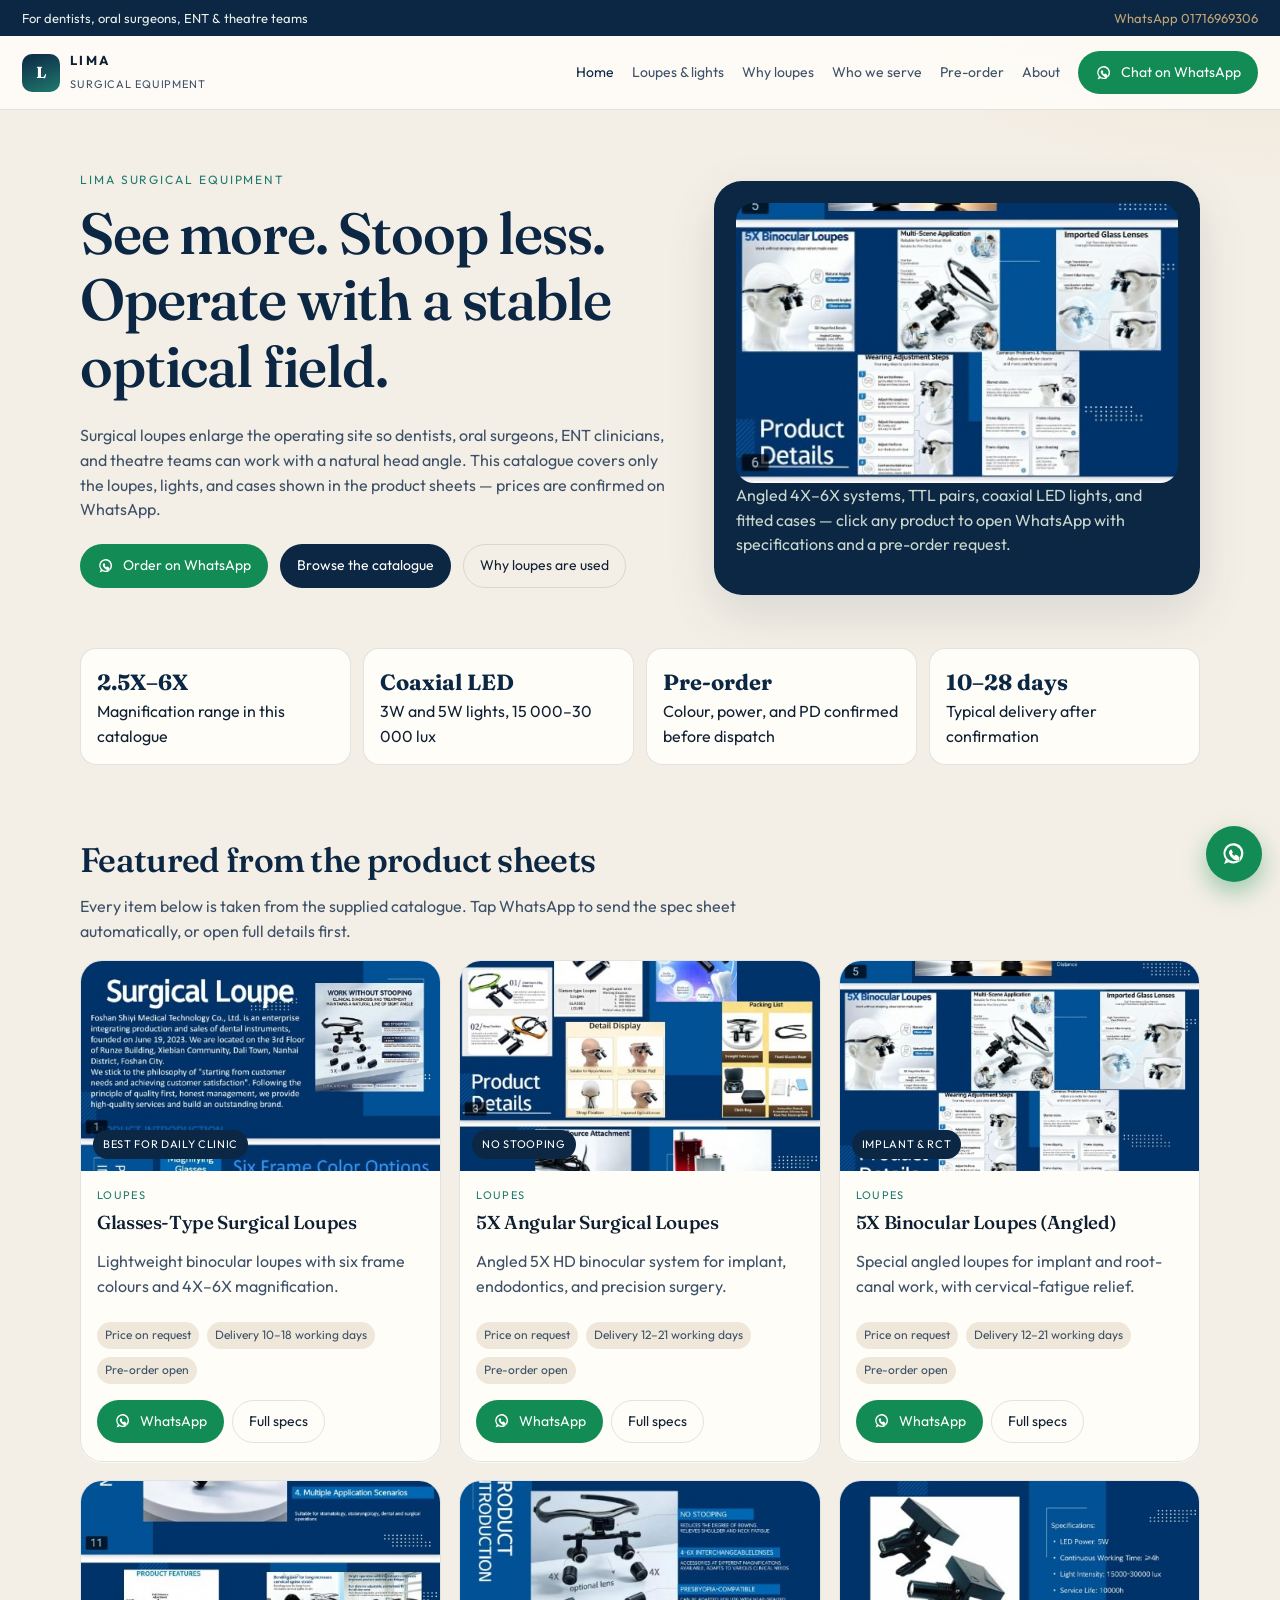
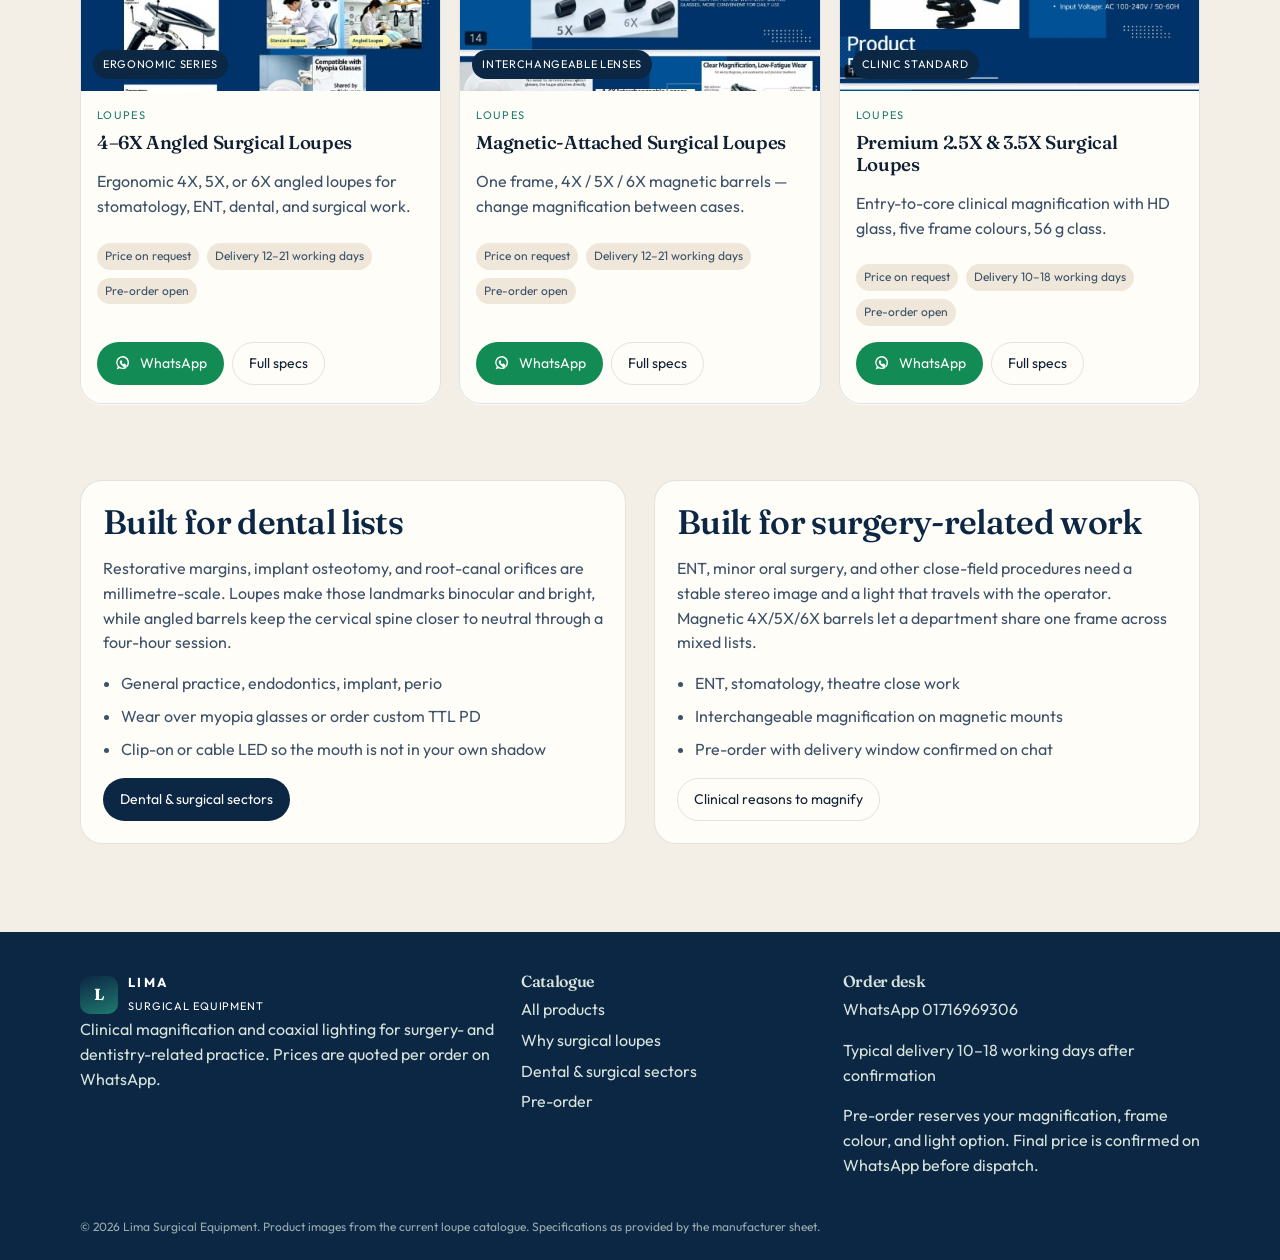
<file: index.html>
<!DOCTYPE html>
<html lang="en">
<head>
  <meta charset="UTF-8">
  <meta name="viewport" content="width=device-width, initial-scale=1">
  <title>Lima Surgical Equipment · Surgical loupes for dentistry & surgery</title>
  <meta name="description" content="Lima Surgical Equipment supplies surgical loupes, angled binocular systems, and LED loupe lights for dentists, oral surgeons, ENT, and theatre teams. Inquire and pre-order on WhatsApp.">
  <link rel="preconnect" href="https://fonts.googleapis.com">
  <link rel="preconnect" href="https://fonts.gstatic.com" crossorigin>
  <link href="https://fonts.googleapis.com/css2?family=Fraunces:opsz,wght@9..144,500;9..144,640&family=Outfit:wght@400;500;600&display=swap" rel="stylesheet">
  <link rel="stylesheet" href="css/styles.css">
</head>
<body data-page="home">
  <script src="js/config.js"></script>
  <script src="js/products.js"></script>
  <script src="js/app.js"></script>
  <script>
    LimaUI.mountShell("home");
    document.getElementById("app-main").innerHTML = `
      <div class="wrap">
        <section class="hero">
          <div>
            <span class="eyebrow">Lima Surgical Equipment</span>
            <h1>See more. Stoop less. Operate with a stable optical field.</h1>
            <p class="lead">Surgical loupes enlarge the operating site so dentists, oral surgeons, ENT clinicians, and theatre teams can work with a natural head angle. This catalogue covers only the loupes, lights, and cases shown in the product sheets — prices are confirmed on WhatsApp.</p>
            <div class="hero-actions">
              <a class="btn btn-wa" href="${LimaUI.waUrl("Hello Lima Surgical Equipment, I want to choose a surgical loupe.")}">${LimaUI.iconWa()} Order on WhatsApp</a>
              <a class="btn btn-dark" href="products.html">Browse the catalogue</a>
              <a class="btn btn-ghost" href="why-loupes.html">Why loupes are used</a>
            </div>
          </div>
          <div class="hero-panel">
            <img src="images/products/5x-binocular.jpg" alt="Angled surgical loupes">
            <p>Angled 4X–6X systems, TTL pairs, coaxial LED lights, and fitted cases — click any product to open WhatsApp with specifications and a pre-order request.</p>
          </div>
        </section>
        <div class="stats">
          <div class="stat"><b>2.5X–6X</b> Magnification range in this catalogue</div>
          <div class="stat"><b>Coaxial LED</b> 3W and 5W lights, 15 000–30 000 lux</div>
          <div class="stat"><b>Pre-order</b> Colour, power, and PD confirmed before dispatch</div>
          <div class="stat"><b>10–28 days</b> Typical delivery after confirmation</div>
        </div>
      </div>
      <section class="section">
        <div class="wrap">
          <h2>Featured from the product sheets</h2>
          <p class="lead">Every item below is taken from the supplied catalogue. Tap WhatsApp to send the spec sheet automatically, or open full details first.</p>
          <div class="grid" id="home-grid"></div>
        </div>
      </section>
      <section class="section">
        <div class="wrap split">
          <div class="panel">
            <h2>Built for dental lists</h2>
            <p>Restorative margins, implant osteotomy, and root-canal orifices are millimetre-scale. Loupes make those landmarks binocular and bright, while angled barrels keep the cervical spine closer to neutral through a four-hour session.</p>
            <ul class="ticks">
              <li>General practice, endodontics, implant, perio</li>
              <li>Wear over myopia glasses or order custom TTL PD</li>
              <li>Clip-on or cable LED so the mouth is not in your own shadow</li>
            </ul>
            <a class="btn btn-dark" href="sectors.html">Dental & surgical sectors</a>
          </div>
          <div class="panel">
            <h2>Built for surgery-related work</h2>
            <p>ENT, minor oral surgery, and other close-field procedures need a stable stereo image and a light that travels with the operator. Magnetic 4X/5X/6X barrels let a department share one frame across mixed lists.</p>
            <ul class="ticks">
              <li>ENT, stomatology, theatre close work</li>
              <li>Interchangeable magnification on magnetic mounts</li>
              <li>Pre-order with delivery window confirmed on chat</li>
            </ul>
            <a class="btn btn-ghost" href="why-loupes.html">Clinical reasons to magnify</a>
          </div>
        </div>
      </section>
    `;
    LimaUI.renderCards(LIMA_PRODUCTS.slice(0, 6), document.getElementById("home-grid"));
  </script>
</body>
</html>
</file>
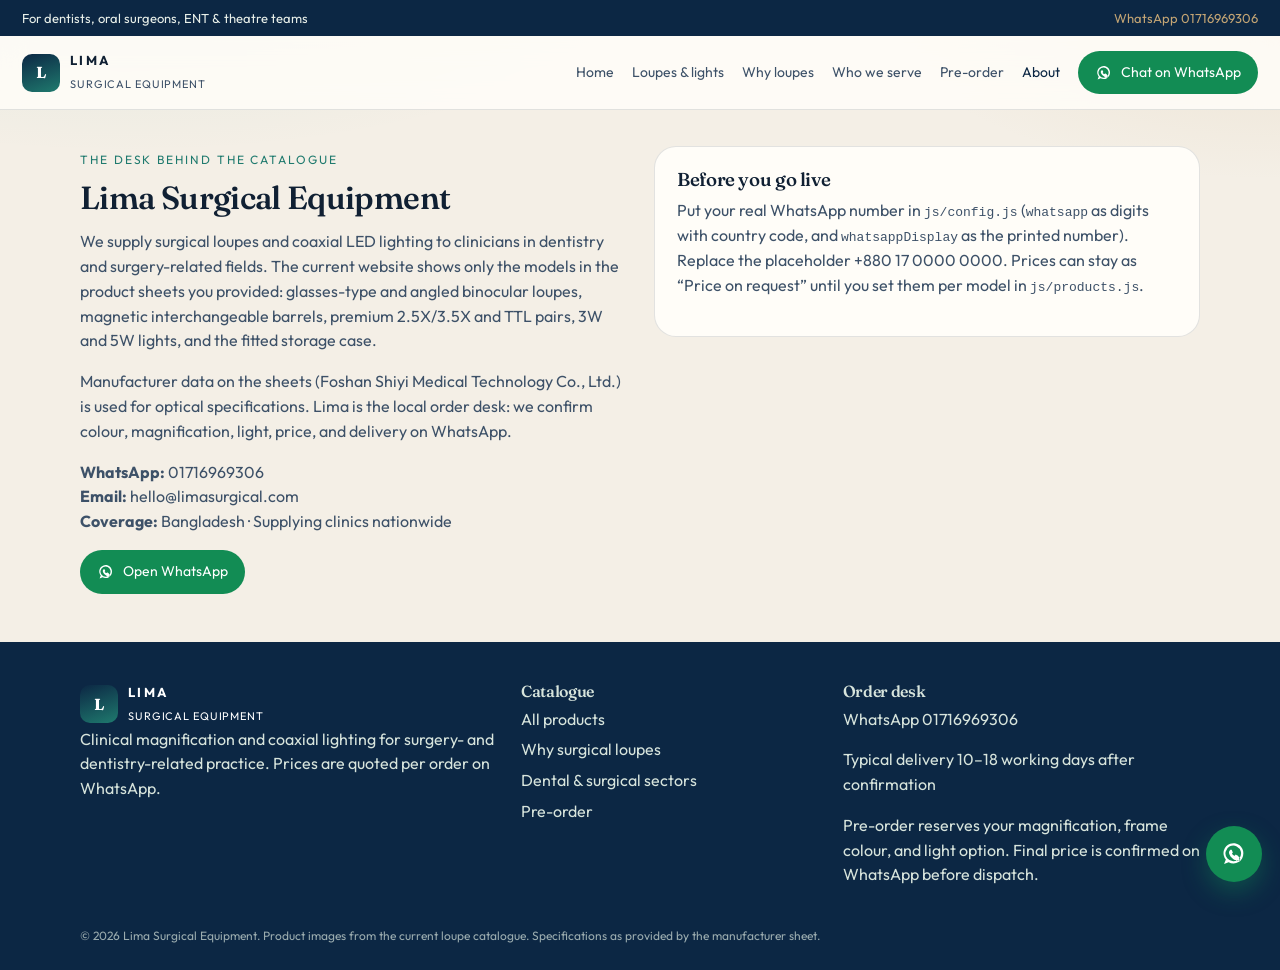
<file: about.html>
<!DOCTYPE html>
<html lang="en">
<head>
  <meta charset="UTF-8">
  <meta name="viewport" content="width=device-width, initial-scale=1">
  <title>About · Lima Surgical Equipment</title>
  <link rel="preconnect" href="https://fonts.googleapis.com">
  <link rel="preconnect" href="https://fonts.gstatic.com" crossorigin>
  <link href="https://fonts.googleapis.com/css2?family=Fraunces:opsz,wght@9..144,500;9..144,640&family=Outfit:wght@400;500;600&display=swap" rel="stylesheet">
  <link rel="stylesheet" href="css/styles.css">
</head>
<body>
  <script src="js/config.js"></script>
  <script src="js/products.js"></script>
  <script src="js/app.js"></script>
  <script>
    LimaUI.mountShell("about");
    document.getElementById("app-main").innerHTML = `
      <div class="wrap page-head split">
        <div>
          <span class="eyebrow">The desk behind the catalogue</span>
          <h1>Lima Surgical Equipment</h1>
          <p>We supply surgical loupes and coaxial LED lighting to clinicians in dentistry and surgery-related fields. The current website shows only the models in the product sheets you provided: glasses-type and angled binocular loupes, magnetic interchangeable barrels, premium 2.5X/3.5X and TTL pairs, 3W and 5W lights, and the fitted storage case.</p>
          <p>Manufacturer data on the sheets (Foshan Shiyi Medical Technology Co., Ltd.) is used for optical specifications. Lima is the local order desk: we confirm colour, magnification, light, price, and delivery on WhatsApp.</p>
          <p><strong>WhatsApp:</strong> ${LIMA.whatsappDisplay}<br>
          <strong>Email:</strong> ${LIMA.email}<br>
          <strong>Coverage:</strong> ${LIMA.location}</p>
          <a class="btn btn-wa" href="${LimaUI.waUrl("Hello Lima Surgical Equipment, I would like to speak with you about loupes.")}">${LimaUI.iconWa()} Open WhatsApp</a>
        </div>
        <div class="panel">
          <h3>Before you go live</h3>
          <p>Put your real WhatsApp number in <code>js/config.js</code> (<code>whatsapp</code> as digits with country code, and <code>whatsappDisplay</code> as the printed number). Replace the placeholder +880 17 0000 0000. Prices can stay as “Price on request” until you set them per model in <code>js/products.js</code>.</p>
        </div>
      </div>
    `;
  </script>
</body>
</html>
</file>
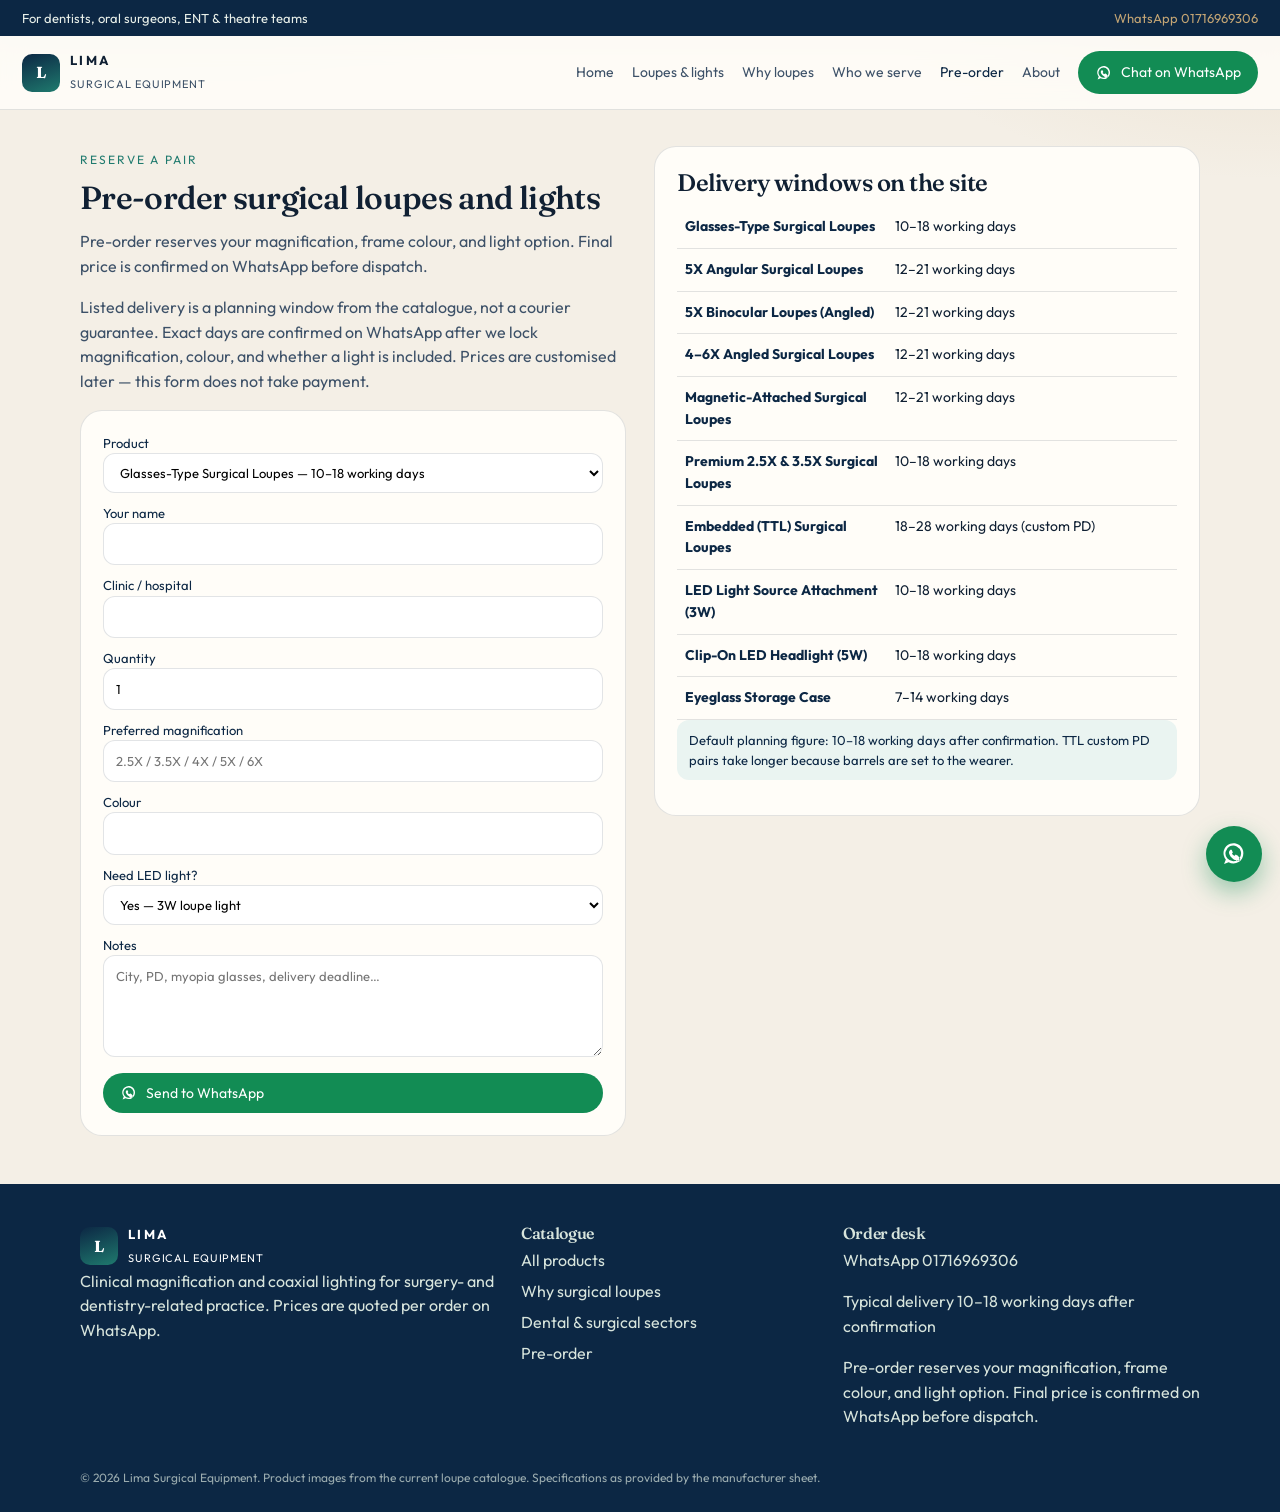
<file: preorder.html>
<!DOCTYPE html>
<html lang="en">
<head>
  <meta charset="UTF-8">
  <meta name="viewport" content="width=device-width, initial-scale=1">
  <title>Pre-order · Lima Surgical Equipment</title>
  <link rel="preconnect" href="https://fonts.googleapis.com">
  <link rel="preconnect" href="https://fonts.gstatic.com" crossorigin>
  <link href="https://fonts.googleapis.com/css2?family=Fraunces:opsz,wght@9..144,500;9..144,640&family=Outfit:wght@400;500;600&display=swap" rel="stylesheet">
  <link rel="stylesheet" href="css/styles.css">
</head>
<body>
  <script src="js/config.js"></script>
  <script src="js/products.js"></script>
  <script src="js/app.js"></script>
  <script>
    LimaUI.mountShell("preorder");
    const opts = LIMA_PRODUCTS.map((p) => `<option value="${p.id}">${p.name} — ${p.delivery}</option>`).join("");
    document.getElementById("app-main").innerHTML = `
      <div class="wrap page-head split">
        <div>
          <span class="eyebrow">Reserve a pair</span>
          <h1>Pre-order surgical loupes and lights</h1>
          <p class="lead">${LIMA.preorderNote}</p>
          <p>Listed delivery is a planning window from the catalogue, not a courier guarantee. Exact days are confirmed on WhatsApp after we lock magnification, colour, and whether a light is included. Prices are customised later — this form does not take payment.</p>
          <form class="form panel" id="bulk-form">
            <label>Product<select name="id">${opts}</select></label>
            <label>Your name<input name="name" required></label>
            <label>Clinic / hospital<input name="clinic"></label>
            <label>Quantity<input name="qty" type="number" min="1" value="1"></label>
            <label>Preferred magnification<input name="mag" placeholder="2.5X / 3.5X / 4X / 5X / 6X"></label>
            <label>Colour<input name="color"></label>
            <label>Need LED light?<select name="light"><option>Yes — 3W loupe light</option><option>Yes — 5W clip lamp</option><option>No light</option></select></label>
            <label>Notes<textarea name="notes" rows="4" placeholder="City, PD, myopia glasses, delivery deadline…"></textarea></label>
            <button class="btn btn-wa" type="submit">${LimaUI.iconWa()} Send to WhatsApp</button>
          </form>
        </div>
        <div class="panel">
          <h2>Delivery windows on the site</h2>
          <table class="spec-table">
            ${LIMA_PRODUCTS.map((p) => `<tr><th>${p.name}</th><td>${p.delivery}</td></tr>`).join("")}
          </table>
          <p class="note">Default planning figure: ${LIMA.deliveryDefault}. TTL custom PD pairs take longer because barrels are set to the wearer.</p>
        </div>
      </div>
    `;
    document.getElementById("bulk-form").addEventListener("submit", (e) => {
      e.preventDefault();
      const fd = new FormData(e.target);
      const p = LimaUI.byId(fd.get("id"));
      const extra = [
        `Pre-order from website form`,
        `Name: ${fd.get("name")}`,
        `Clinic: ${fd.get("clinic") || "—"}`,
        `Quantity: ${fd.get("qty")}`,
        `Preferred magnification: ${fd.get("mag") || "—"}`,
        `Colour: ${fd.get("color") || "—"}`,
        `Light: ${fd.get("light")}`,
        `Notes: ${fd.get("notes") || "—"}`,
      ].join("\n");
      location.href = LimaUI.waUrl(LimaUI.productMessage(p, extra));
    });
  </script>
</body>
</html>
</file>
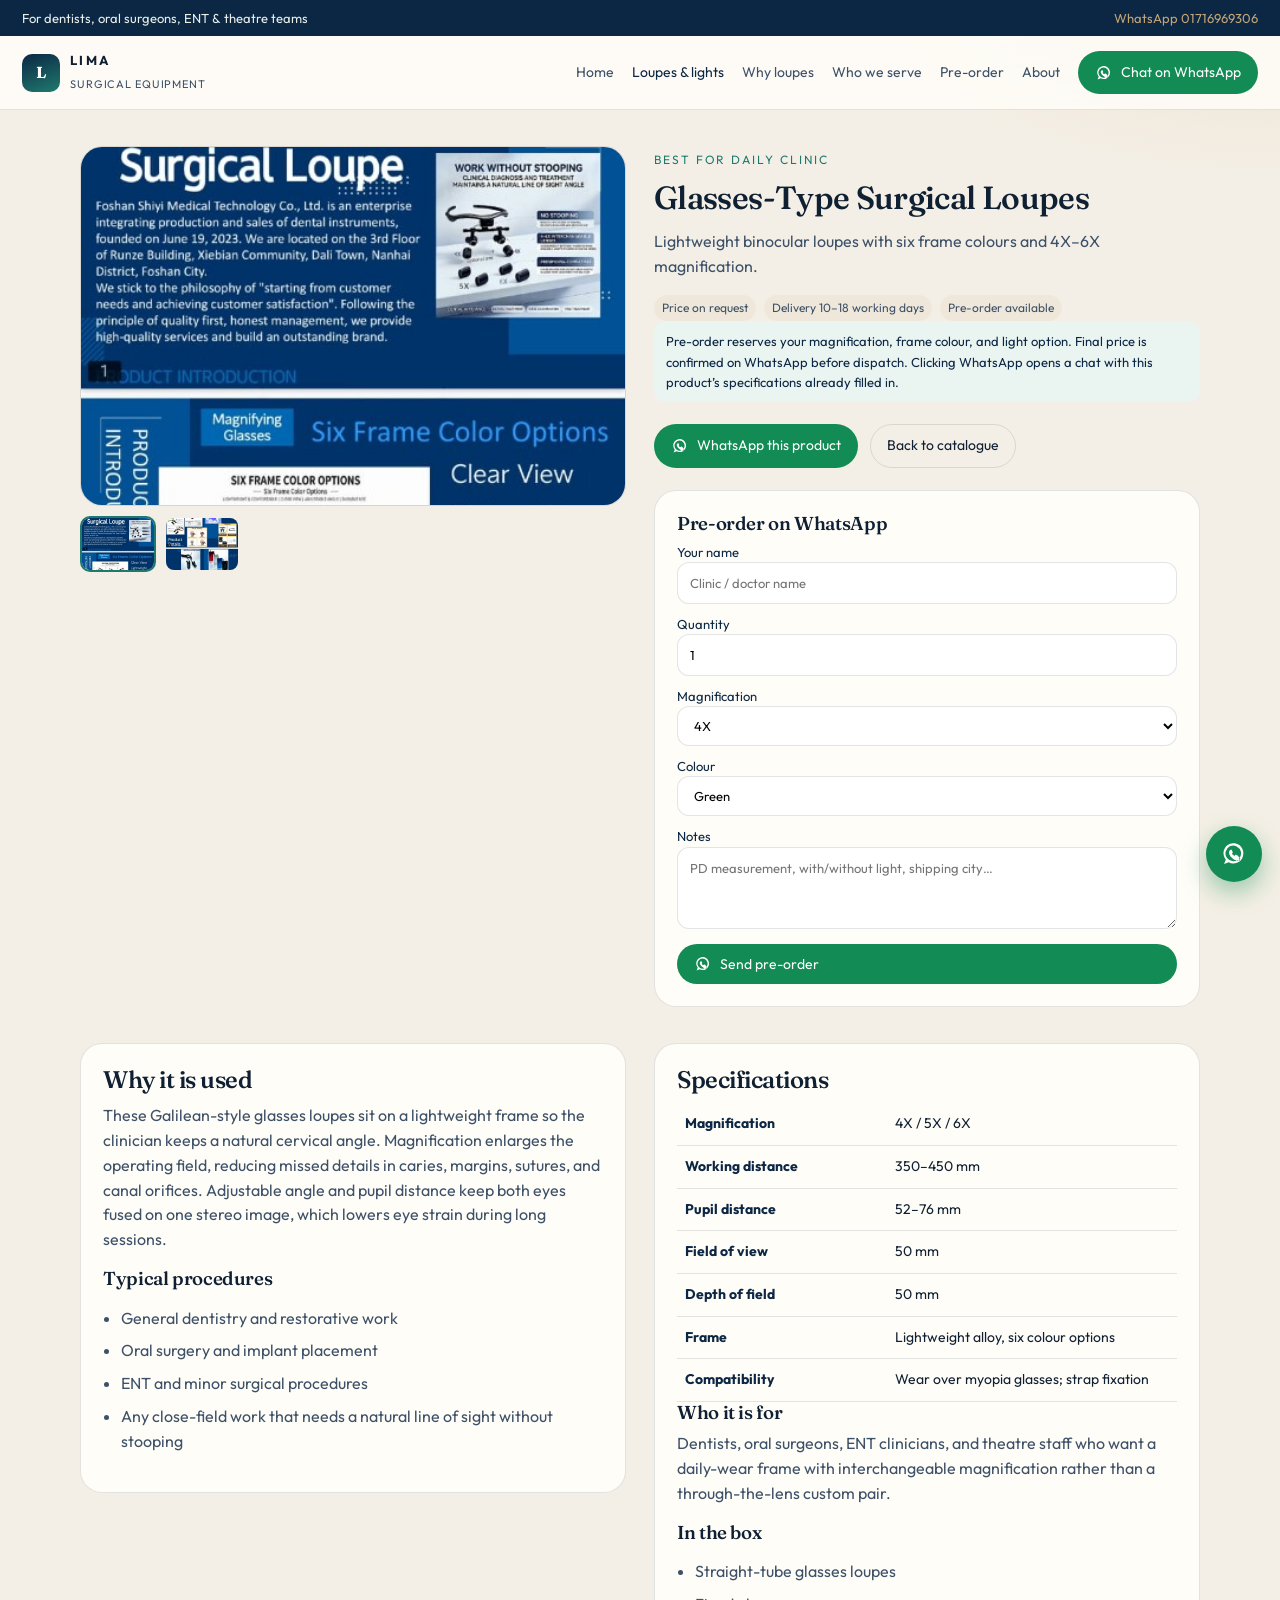
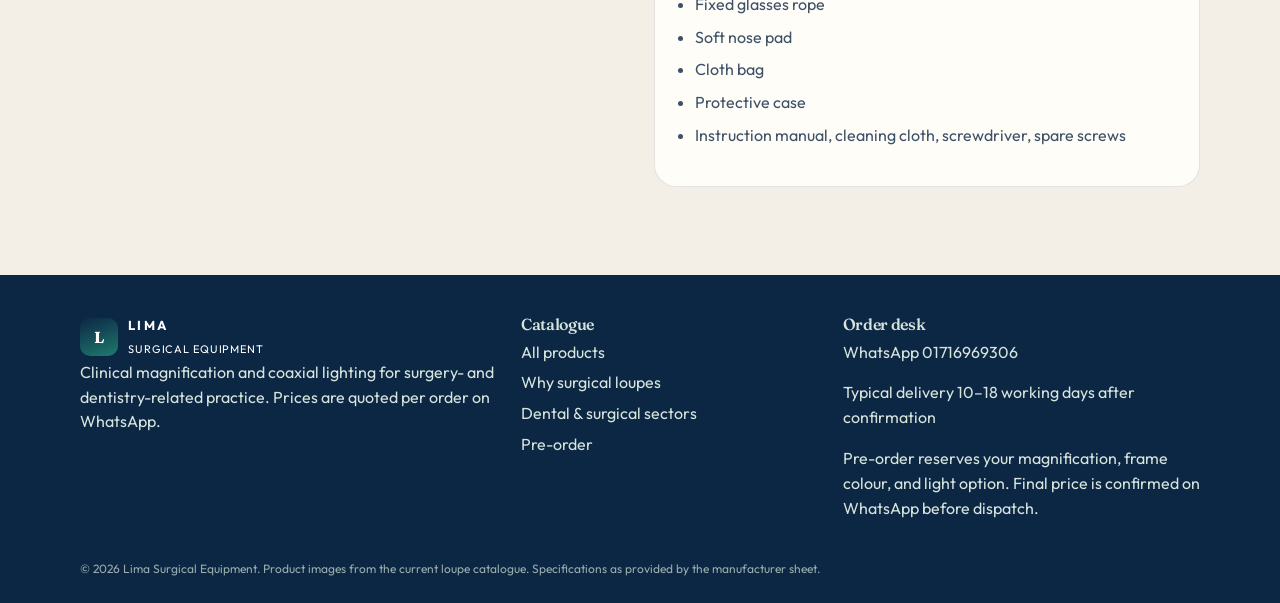
<file: product.html>
<!DOCTYPE html>
<html lang="en">
<head>
  <meta charset="UTF-8">
  <meta name="viewport" content="width=device-width, initial-scale=1">
  <title>Product · Lima Surgical Equipment</title>
  <link rel="preconnect" href="https://fonts.googleapis.com">
  <link rel="preconnect" href="https://fonts.gstatic.com" crossorigin>
  <link href="https://fonts.googleapis.com/css2?family=Fraunces:opsz,wght@9..144,500;9..144,640&family=Outfit:wght@400;500;600&display=swap" rel="stylesheet">
  <link rel="stylesheet" href="css/styles.css">
</head>
<body>
  <script src="js/config.js"></script>
  <script src="js/products.js"></script>
  <script src="js/app.js"></script>
  <script>
    LimaUI.mountShell("products");
    const p = LimaUI.byId(LimaUI.qs("id")) || LIMA_PRODUCTS[0];
    document.title = p.name + " · Lima Surgical Equipment";
    const specRows = Object.entries(p.specs).map(([k, v]) => `<tr><th>${k}</th><td>${v}</td></tr>`).join("");
    const magOpts = (p.magnifications.length ? p.magnifications : ["Not applicable"]).map((m) => `<option>${m}</option>`).join("");
    const colorOpts = p.colors.map((c) => `<option>${c}</option>`).join("");
    document.getElementById("app-main").innerHTML = `
      <div class="wrap pdp">
        <div class="pdp-gallery">
          <img id="hero-img" src="${p.image}" alt="${p.name}">
          <div class="thumbs">${p.gallery.map((src, i) => `<img class="${i === 0 ? "is-on" : ""}" src="${src}" alt="">`).join("")}</div>
        </div>
        <div>
          <span class="eyebrow">${p.badge}</span>
          <h1>${p.name}</h1>
          <p>${p.short}</p>
          <ul class="meta">
            <li>${p.priceLabel}</li>
            <li>Delivery ${p.delivery}</li>
            <li>Pre-order ${p.preorder ? "available" : "closed"}</li>
          </ul>
          <p class="note">${LIMA.preorderNote} Clicking WhatsApp opens a chat with this product’s specifications already filled in.</p>
          <div class="hero-actions">
            <a class="btn btn-wa" id="wa-direct" href="#">${LimaUI.iconWa()} WhatsApp this product</a>
            <a class="btn btn-ghost" href="products.html">Back to catalogue</a>
          </div>
          <div class="panel" style="margin-top:18px">
            <h3>Pre-order on WhatsApp</h3>
            <form class="form" id="pre-form">
              <label>Your name<input name="name" required placeholder="Clinic / doctor name"></label>
              <label>Quantity<input name="qty" type="number" min="1" value="1"></label>
              <label>Magnification<select name="mag">${magOpts}</select></label>
              <label>Colour<select name="color">${colorOpts}</select></label>
              <label>Notes<textarea name="notes" rows="3" placeholder="PD measurement, with/without light, shipping city…"></textarea></label>
              <button class="btn btn-wa" type="submit">${LimaUI.iconWa()} Send pre-order</button>
            </form>
          </div>
        </div>
      </div>
      <div class="wrap split" style="padding-bottom:48px">
        <div class="panel">
          <h2>Why it is used</h2>
          <p>${p.why}</p>
          <h3>Typical procedures</h3>
          <ul class="ticks">${p.usedFor.map((x) => `<li>${x}</li>`).join("")}</ul>
        </div>
        <div class="panel">
          <h2>Specifications</h2>
          <table class="spec-table">${specRows}</table>
          <h3>Who it is for</h3>
          <p>${p.forWhom}</p>
          <h3>In the box</h3>
          <ul class="ticks">${p.packing.map((x) => `<li>${x}</li>`).join("")}</ul>
        </div>
      </div>
    `;
    document.getElementById("wa-direct").href = LimaUI.waUrl(LimaUI.productMessage(p));
    document.querySelectorAll(".thumbs img").forEach((img) => {
      img.addEventListener("click", () => {
        document.querySelectorAll(".thumbs img").forEach((t) => t.classList.remove("is-on"));
        img.classList.add("is-on");
        document.getElementById("hero-img").src = img.src;
      });
    });
    document.getElementById("pre-form").addEventListener("submit", (e) => {
      e.preventDefault();
      const fd = new FormData(e.target);
      const extra = [
        `Pre-order request`,
        `Name: ${fd.get("name")}`,
        `Quantity: ${fd.get("qty")}`,
        `Magnification: ${fd.get("mag")}`,
        `Colour: ${fd.get("color")}`,
        `Notes: ${fd.get("notes") || "—"}`,
      ].join("\n");
      location.href = LimaUI.waUrl(LimaUI.productMessage(p, extra));
    });
  </script>
</body>
</html>
</file>
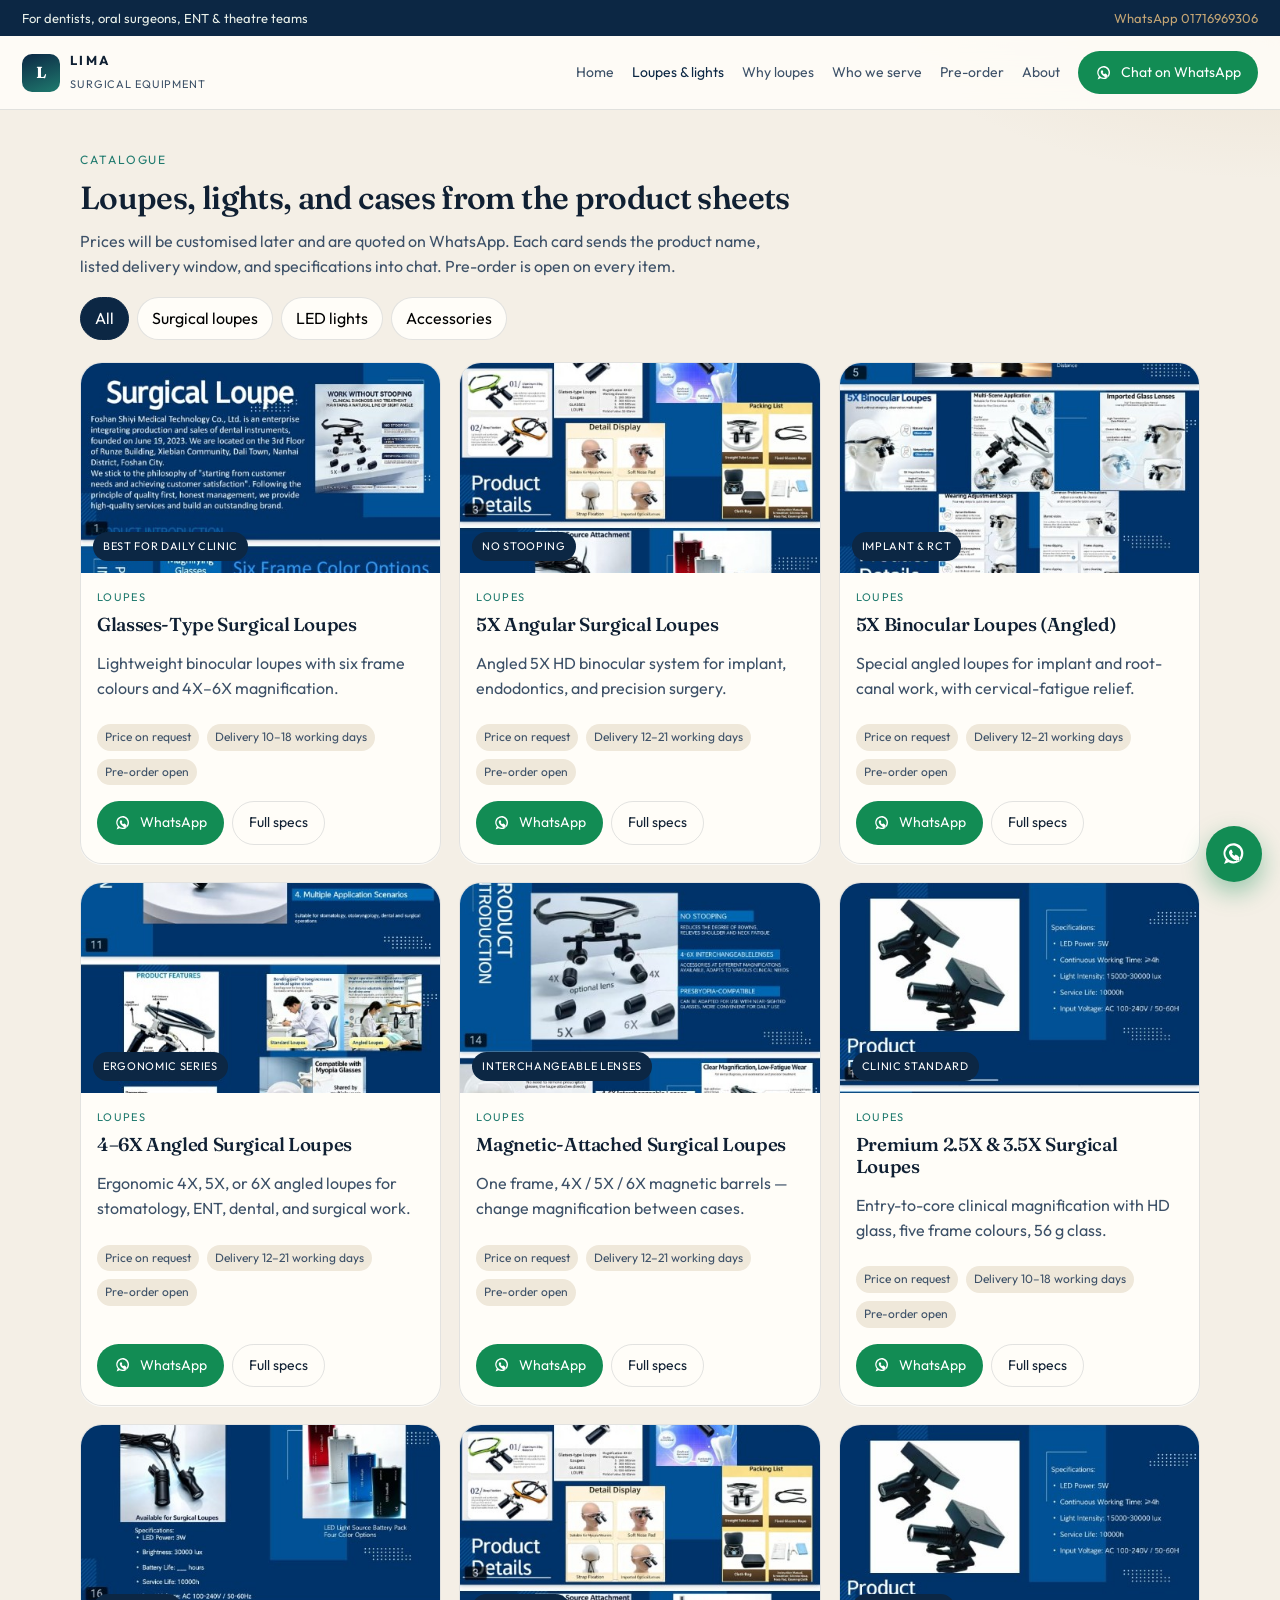
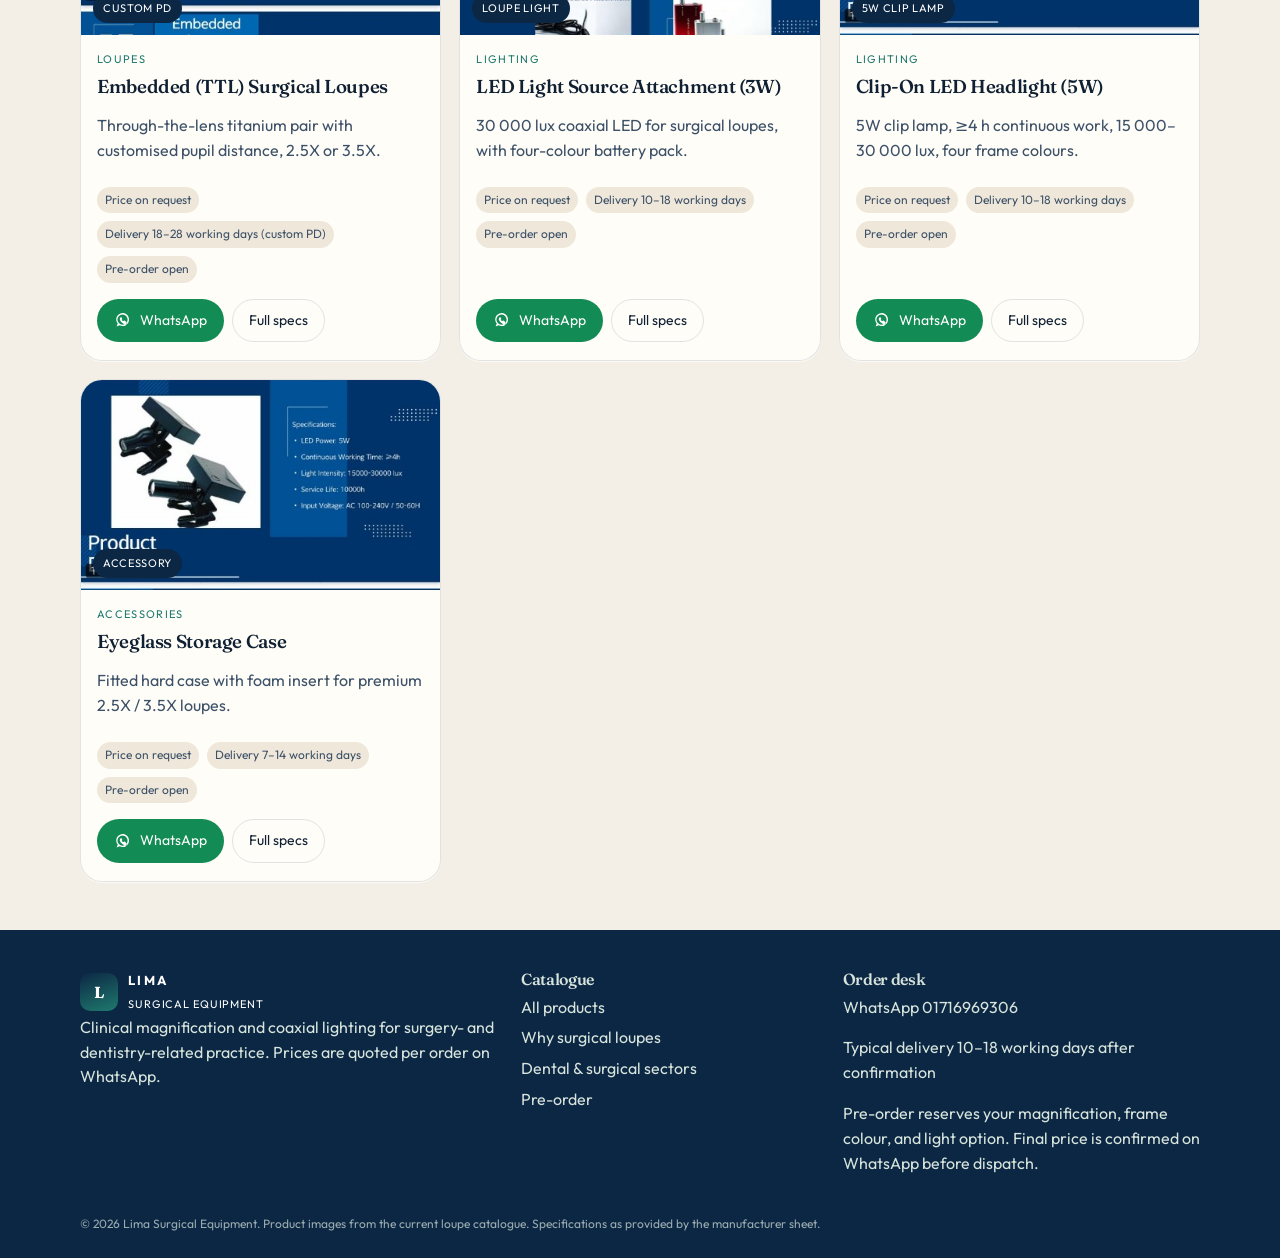
<file: products.html>
<!DOCTYPE html>
<html lang="en">
<head>
  <meta charset="UTF-8">
  <meta name="viewport" content="width=device-width, initial-scale=1">
  <title>Catalogue · Lima Surgical Equipment</title>
  <link rel="preconnect" href="https://fonts.googleapis.com">
  <link rel="preconnect" href="https://fonts.gstatic.com" crossorigin>
  <link href="https://fonts.googleapis.com/css2?family=Fraunces:opsz,wght@9..144,500;9..144,640&family=Outfit:wght@400;500;600&display=swap" rel="stylesheet">
  <link rel="stylesheet" href="css/styles.css">
</head>
<body>
  <script src="js/config.js"></script>
  <script src="js/products.js"></script>
  <script src="js/app.js"></script>
  <script>
    LimaUI.mountShell("products");
    document.getElementById("app-main").innerHTML = `
      <div class="wrap page-head">
        <span class="eyebrow">Catalogue</span>
        <h1>Loupes, lights, and cases from the product sheets</h1>
        <p class="lead">Prices will be customised later and are quoted on WhatsApp. Each card sends the product name, listed delivery window, and specifications into chat. Pre-order is open on every item.</p>
        <div class="filters">
          <button class="chip is-on" data-cat="all">All</button>
          <button class="chip" data-cat="loupes">Surgical loupes</button>
          <button class="chip" data-cat="lighting">LED lights</button>
          <button class="chip" data-cat="accessories">Accessories</button>
        </div>
        <div class="grid" id="cat-grid"></div>
      </div>
    `;
    const grid = document.getElementById("cat-grid");
    const draw = (cat) => {
      const list = cat === "all" ? LIMA_PRODUCTS : LIMA_PRODUCTS.filter((p) => p.category === cat);
      LimaUI.renderCards(list, grid);
    };
    draw("all");
    document.querySelectorAll(".chip").forEach((btn) => {
      btn.addEventListener("click", () => {
        document.querySelectorAll(".chip").forEach((b) => b.classList.remove("is-on"));
        btn.classList.add("is-on");
        draw(btn.dataset.cat);
      });
    });
  </script>
</body>
</html>
</file>
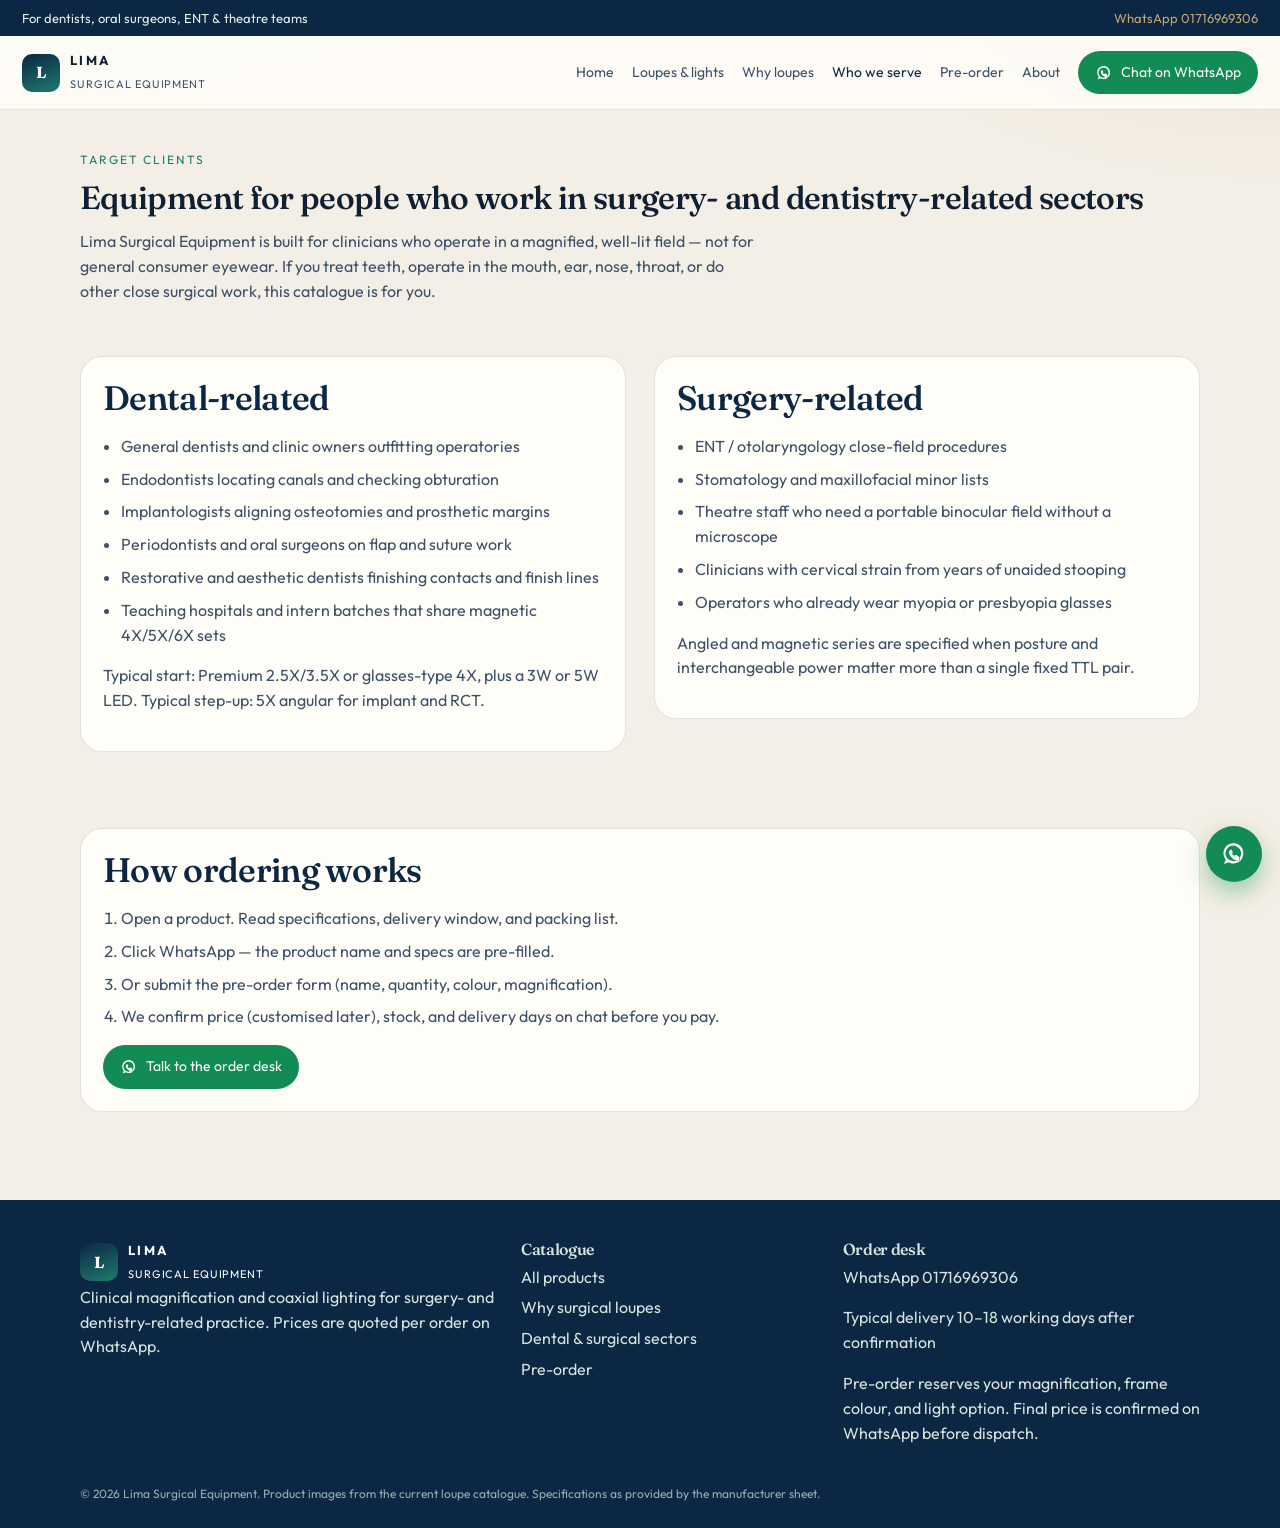
<file: sectors.html>
<!DOCTYPE html>
<html lang="en">
<head>
  <meta charset="UTF-8">
  <meta name="viewport" content="width=device-width, initial-scale=1">
  <title>Who we serve · Lima Surgical Equipment</title>
  <link rel="preconnect" href="https://fonts.googleapis.com">
  <link rel="preconnect" href="https://fonts.gstatic.com" crossorigin>
  <link href="https://fonts.googleapis.com/css2?family=Fraunces:opsz,wght@9..144,500;9..144,640&family=Outfit:wght@400;500;600&display=swap" rel="stylesheet">
  <link rel="stylesheet" href="css/styles.css">
</head>
<body>
  <script src="js/config.js"></script>
  <script src="js/products.js"></script>
  <script src="js/app.js"></script>
  <script>
    LimaUI.mountShell("sectors");
    document.getElementById("app-main").innerHTML = `
      <div class="wrap page-head">
        <span class="eyebrow">Target clients</span>
        <h1>Equipment for people who work in surgery- and dentistry-related sectors</h1>
        <p class="lead">Lima Surgical Equipment is built for clinicians who operate in a magnified, well-lit field — not for general consumer eyewear. If you treat teeth, operate in the mouth, ear, nose, throat, or do other close surgical work, this catalogue is for you.</p>
      </div>
      <section class="section">
        <div class="wrap split">
          <div class="panel">
            <h2>Dental-related</h2>
            <ul class="ticks">
              <li>General dentists and clinic owners outfitting operatories</li>
              <li>Endodontists locating canals and checking obturation</li>
              <li>Implantologists aligning osteotomies and prosthetic margins</li>
              <li>Periodontists and oral surgeons on flap and suture work</li>
              <li>Restorative and aesthetic dentists finishing contacts and finish lines</li>
              <li>Teaching hospitals and intern batches that share magnetic 4X/5X/6X sets</li>
            </ul>
            <p>Typical start: Premium 2.5X/3.5X or glasses-type 4X, plus a 3W or 5W LED. Typical step-up: 5X angular for implant and RCT.</p>
          </div>
          <div class="panel">
            <h2>Surgery-related</h2>
            <ul class="ticks">
              <li>ENT / otolaryngology close-field procedures</li>
              <li>Stomatology and maxillofacial minor lists</li>
              <li>Theatre staff who need a portable binocular field without a microscope</li>
              <li>Clinicians with cervical strain from years of unaided stooping</li>
              <li>Operators who already wear myopia or presbyopia glasses</li>
            </ul>
            <p>Angled and magnetic series are specified when posture and interchangeable power matter more than a single fixed TTL pair.</p>
          </div>
        </div>
      </section>
      <section class="section">
        <div class="wrap panel">
          <h2>How ordering works</h2>
          <ol class="ticks">
            <li>Open a product. Read specifications, delivery window, and packing list.</li>
            <li>Click WhatsApp — the product name and specs are pre-filled.</li>
            <li>Or submit the pre-order form (name, quantity, colour, magnification).</li>
            <li>We confirm price (customised later), stock, and delivery days on chat before you pay.</li>
          </ol>
          <a class="btn btn-wa" href="${LimaUI.waUrl("Hello Lima Surgical Equipment, I work in a dental / surgical clinic and need loupe advice.")}">${LimaUI.iconWa()} Talk to the order desk</a>
        </div>
      </section>
    `;
  </script>
</body>
</html>
</file>
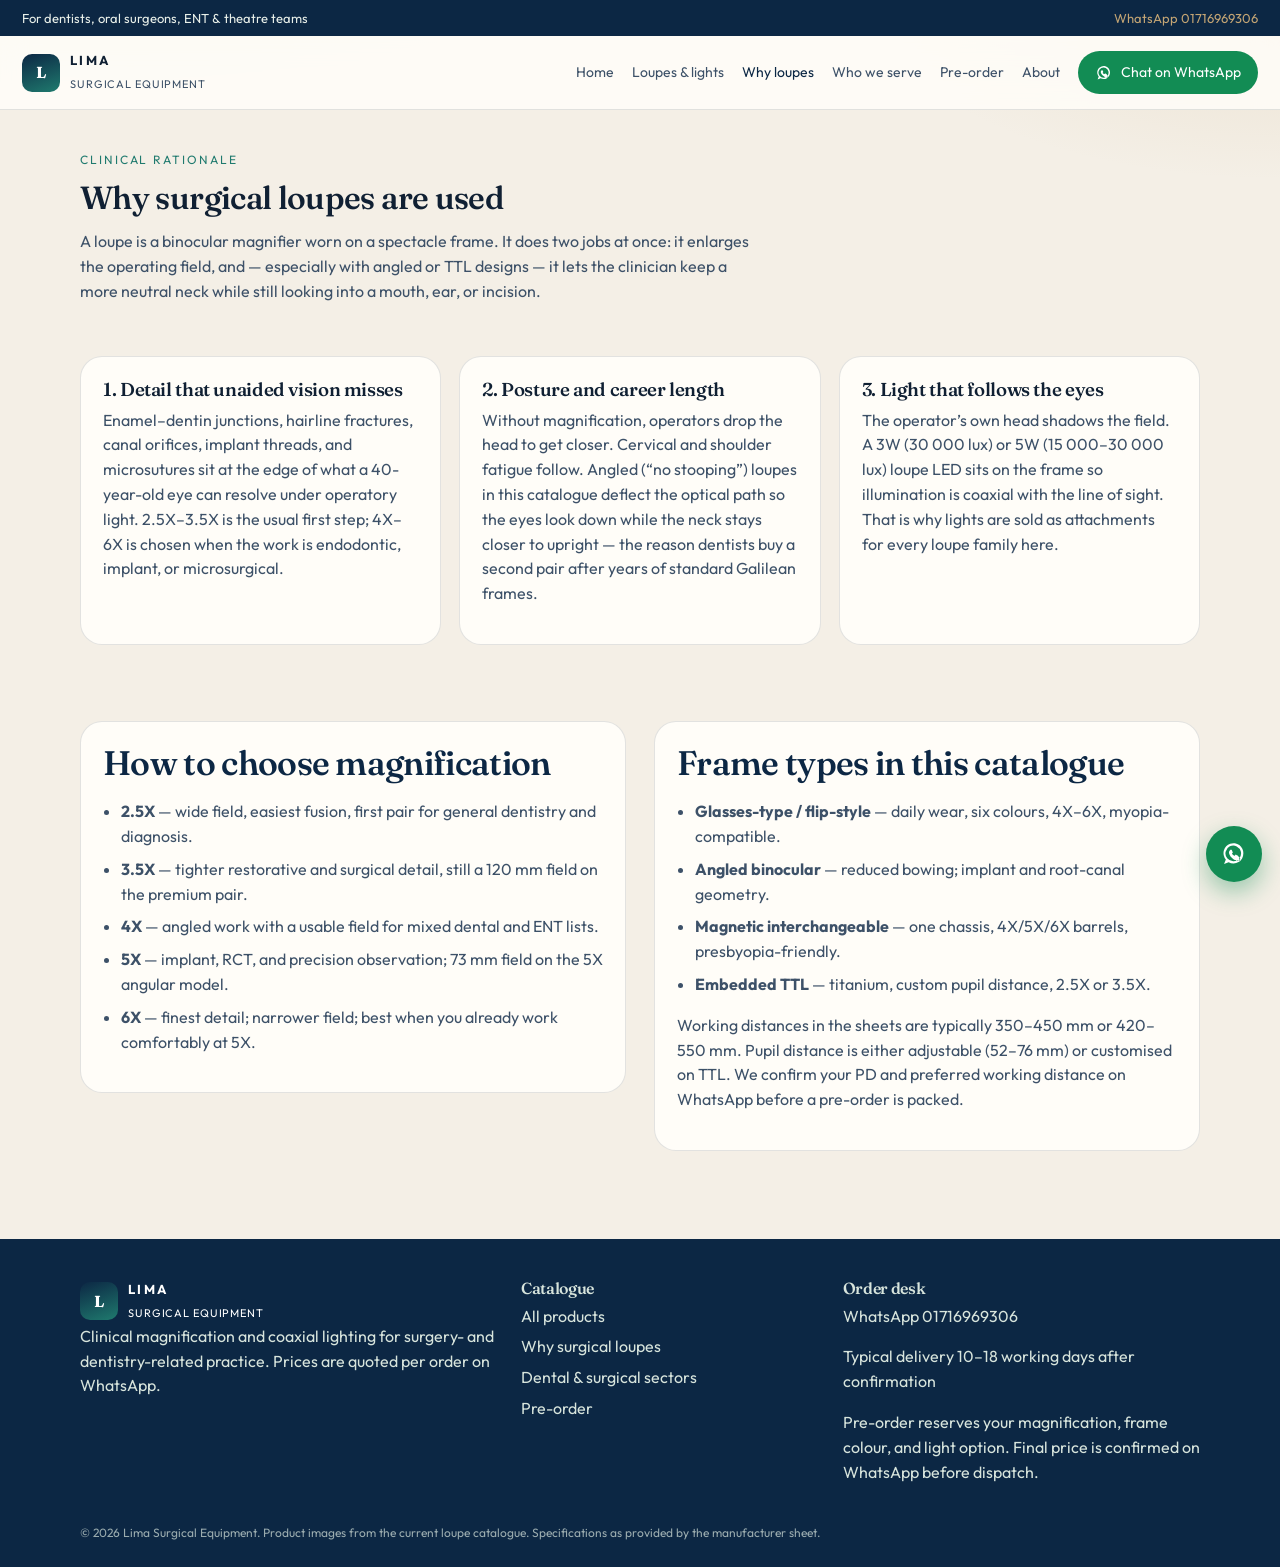
<file: why-loupes.html>
<!DOCTYPE html>
<html lang="en">
<head>
  <meta charset="UTF-8">
  <meta name="viewport" content="width=device-width, initial-scale=1">
  <title>Why surgical loupes · Lima Surgical Equipment</title>
  <link rel="preconnect" href="https://fonts.googleapis.com">
  <link rel="preconnect" href="https://fonts.gstatic.com" crossorigin>
  <link href="https://fonts.googleapis.com/css2?family=Fraunces:opsz,wght@9..144,500;9..144,640&family=Outfit:wght@400;500;600&display=swap" rel="stylesheet">
  <link rel="stylesheet" href="css/styles.css">
</head>
<body>
  <script src="js/config.js"></script>
  <script src="js/products.js"></script>
  <script src="js/app.js"></script>
  <script>
    LimaUI.mountShell("why");
    document.getElementById("app-main").innerHTML = `
      <div class="wrap page-head">
        <span class="eyebrow">Clinical rationale</span>
        <h1>Why surgical loupes are used</h1>
        <p class="lead">A loupe is a binocular magnifier worn on a spectacle frame. It does two jobs at once: it enlarges the operating field, and — especially with angled or TTL designs — it lets the clinician keep a more neutral neck while still looking into a mouth, ear, or incision.</p>
      </div>
      <section class="section">
        <div class="wrap grid">
          <article class="panel">
            <h3>1. Detail that unaided vision misses</h3>
            <p>Enamel–dentin junctions, hairline fractures, canal orifices, implant threads, and microsutures sit at the edge of what a 40-year-old eye can resolve under operatory light. 2.5X–3.5X is the usual first step; 4X–6X is chosen when the work is endodontic, implant, or microsurgical.</p>
          </article>
          <article class="panel">
            <h3>2. Posture and career length</h3>
            <p>Without magnification, operators drop the head to get closer. Cervical and shoulder fatigue follow. Angled (“no stooping”) loupes in this catalogue deflect the optical path so the eyes look down while the neck stays closer to upright — the reason dentists buy a second pair after years of standard Galilean frames.</p>
          </article>
          <article class="panel">
            <h3>3. Light that follows the eyes</h3>
            <p>The operator’s own head shadows the field. A 3W (30 000 lux) or 5W (15 000–30 000 lux) loupe LED sits on the frame so illumination is coaxial with the line of sight. That is why lights are sold as attachments for every loupe family here.</p>
          </article>
        </div>
      </section>
      <section class="section">
        <div class="wrap split">
          <div class="panel">
            <h2>How to choose magnification</h2>
            <ul class="ticks">
              <li><strong>2.5X</strong> — wide field, easiest fusion, first pair for general dentistry and diagnosis.</li>
              <li><strong>3.5X</strong> — tighter restorative and surgical detail, still a 120 mm field on the premium pair.</li>
              <li><strong>4X</strong> — angled work with a usable field for mixed dental and ENT lists.</li>
              <li><strong>5X</strong> — implant, RCT, and precision observation; 73 mm field on the 5X angular model.</li>
              <li><strong>6X</strong> — finest detail; narrower field; best when you already work comfortably at 5X.</li>
            </ul>
          </div>
          <div class="panel">
            <h2>Frame types in this catalogue</h2>
            <ul class="ticks">
              <li><strong>Glasses-type / flip-style</strong> — daily wear, six colours, 4X–6X, myopia-compatible.</li>
              <li><strong>Angled binocular</strong> — reduced bowing; implant and root-canal geometry.</li>
              <li><strong>Magnetic interchangeable</strong> — one chassis, 4X/5X/6X barrels, presbyopia-friendly.</li>
              <li><strong>Embedded TTL</strong> — titanium, custom pupil distance, 2.5X or 3.5X.</li>
            </ul>
            <p>Working distances in the sheets are typically 350–450 mm or 420–550 mm. Pupil distance is either adjustable (52–76 mm) or customised on TTL. We confirm your PD and preferred working distance on WhatsApp before a pre-order is packed.</p>
          </div>
        </div>
      </section>
    `;
  </script>
</body>
</html>
</file>
<file: css/styles.css>
:root {
  --ink: #102033;
  --ink-soft: #3d5168;
  --paper: #f4efe6;
  --paper-2: #fffdf8;
  --navy: #0c2744;
  --navy-2: #163a5f;
  --teal: #1f7a6e;
  --teal-2: #2a9b8c;
  --gold: #c4a574;
  --line: rgba(16, 32, 51, 0.12);
  --shadow: 0 18px 50px rgba(12, 39, 68, 0.12);
  --serif: "Fraunces", Georgia, serif;
  --sans: "Outfit", system-ui, sans-serif;
}

*,
*::before,
*::after { box-sizing: border-box; }

html { scroll-behavior: smooth; }

body {
  margin: 0;
  font-family: var(--sans);
  color: var(--ink);
  background:
    radial-gradient(1200px 500px at 10% -10%, rgba(42, 155, 140, 0.12), transparent 50%),
    radial-gradient(900px 400px at 100% 0%, rgba(196, 165, 116, 0.18), transparent 45%),
    var(--paper);
  line-height: 1.55;
}

img { max-width: 100%; display: block; }
a { color: inherit; }
h1, h2, h3, h4 { font-family: var(--serif); font-weight: 560; letter-spacing: -0.02em; line-height: 1.15; margin: 0 0 0.4em; }
p { margin: 0 0 1em; color: var(--ink-soft); }
.wrap { width: min(1120px, calc(100% - 32px)); margin-inline: auto; }

.topbar {
  display: flex;
  justify-content: space-between;
  gap: 16px;
  padding: 8px 22px;
  background: var(--navy);
  color: #e8efe9;
  font-size: 13px;
}
.topbar a { color: var(--gold); text-decoration: none; }

.site-header {
  display: flex;
  align-items: center;
  justify-content: space-between;
  gap: 16px;
  padding: 14px 22px;
  background: rgba(255, 253, 248, 0.86);
  backdrop-filter: blur(12px);
  border-bottom: 1px solid var(--line);
  position: sticky;
  top: 0;
  z-index: 20;
}

.brand {
  display: flex;
  align-items: center;
  gap: 10px;
  text-decoration: none;
}
.brand-mark {
  width: 38px;
  height: 38px;
  border-radius: 10px;
  display: grid;
  place-items: center;
  background: linear-gradient(160deg, var(--navy), var(--teal));
  color: #fff;
  font-family: var(--serif);
  font-weight: 700;
}
.brand strong { display: block; letter-spacing: 0.18em; font-size: 13px; }
.brand em { font-style: normal; font-size: 11px; color: var(--ink-soft); letter-spacing: 0.08em; text-transform: uppercase; }

.nav { display: flex; align-items: center; gap: 18px; }
.nav a { text-decoration: none; font-size: 14px; color: var(--ink-soft); }
.nav a.is-active, .nav a:hover { color: var(--navy); }
.nav-toggle { display: none; }

.btn {
  display: inline-flex;
  align-items: center;
  gap: 8px;
  text-decoration: none;
  border-radius: 999px;
  padding: 10px 16px;
  font-size: 14px;
  border: 1px solid transparent;
  cursor: pointer;
  font-family: inherit;
}
.btn-wa { background: #128c54; color: #fff !important; }
.btn-dark { background: var(--navy); color: #fff !important; }
.btn-ghost { background: transparent; border-color: var(--line); color: var(--ink) !important; }
.icon { width: 18px; height: 18px; }

.hero {
  display: grid;
  grid-template-columns: 1.1fr 0.9fr;
  gap: 40px;
  align-items: center;
  padding: 56px 0 28px;
}
.eyebrow {
  display: inline-block;
  font-size: 12px;
  letter-spacing: 0.16em;
  text-transform: uppercase;
  color: var(--teal);
  margin-bottom: 10px;
}
.hero h1 { font-size: clamp(36px, 5vw, 58px); color: var(--navy); }
.hero-actions { display: flex; gap: 12px; flex-wrap: wrap; margin: 22px 0; }
.hero-panel {
  background: var(--navy);
  color: #eaf3ee;
  border-radius: 28px;
  padding: 22px;
  box-shadow: var(--shadow);
}
.hero-panel img { border-radius: 18px; height: 280px; width: 100%; object-fit: cover; object-position: center 20%; }
.hero-panel p { color: #c9d7ce; }

.stats {
  display: grid;
  grid-template-columns: repeat(4, 1fr);
  gap: 12px;
  margin: 10px 0 48px;
}
.stat {
  background: var(--paper-2);
  border: 1px solid var(--line);
  border-radius: 16px;
  padding: 16px;
}
.stat b { display: block; font-family: var(--serif); font-size: 22px; color: var(--navy); }

.section { padding: 28px 0 48px; }
.section h2 { font-size: 34px; color: var(--navy); }
.lead { max-width: 62ch; }

.grid {
  display: grid;
  grid-template-columns: repeat(3, 1fr);
  gap: 18px;
}
.card {
  background: var(--paper-2);
  border: 1px solid var(--line);
  border-radius: 22px;
  overflow: hidden;
  box-shadow: 0 1px 0 rgba(255,255,255,0.7);
  display: flex;
  flex-direction: column;
}
.card-media { position: relative; display: block; }
.card-media img { height: 210px; width: 100%; object-fit: cover; object-position: center 18%; }
.badge {
  position: absolute;
  left: 12px;
  bottom: 12px;
  background: var(--navy);
  color: #fff;
  font-size: 11px;
  letter-spacing: 0.06em;
  text-transform: uppercase;
  padding: 6px 10px;
  border-radius: 999px;
}
.card-body { padding: 16px 16px 18px; display: flex; flex-direction: column; gap: 8px; flex: 1; }
.kicker { text-transform: uppercase; letter-spacing: 0.12em; font-size: 11px; color: var(--teal); margin: 0; }
.card h3 a { text-decoration: none; }
.meta { list-style: none; padding: 0; margin: 0; display: flex; flex-wrap: wrap; gap: 8px; font-size: 12px; color: var(--ink-soft); }
.meta li { background: #efe8da; padding: 4px 8px; border-radius: 999px; }
.card-actions { display: flex; gap: 8px; margin-top: auto; padding-top: 8px; }

.split {
  display: grid;
  grid-template-columns: 1fr 1fr;
  gap: 28px;
  align-items: start;
}
.panel {
  background: var(--paper-2);
  border: 1px solid var(--line);
  border-radius: 22px;
  padding: 22px;
}
.ticks { padding-left: 18px; color: var(--ink-soft); }
.ticks li { margin: 8px 0; }

.filters { display: flex; flex-wrap: wrap; gap: 8px; margin: 18px 0 22px; }
.chip {
  border: 1px solid var(--line);
  background: var(--paper-2);
  border-radius: 999px;
  padding: 8px 14px;
  font: inherit;
  cursor: pointer;
}
.chip.is-on { background: var(--navy); color: #fff; border-color: var(--navy); }

.pdp { display: grid; grid-template-columns: 1fr 1fr; gap: 28px; padding: 36px 0; }
.pdp-gallery img {
  width: 100%;
  height: 360px;
  object-fit: cover;
  object-position: center 22%;
  border-radius: 22px;
  border: 1px solid var(--line);
}
.thumbs { display: flex; gap: 8px; margin-top: 10px; }
.thumbs img { width: 76px; height: 56px; object-fit: cover; border-radius: 10px; cursor: pointer; border: 2px solid transparent; }
.thumbs img.is-on { border-color: var(--teal); }
.spec-table { width: 100%; border-collapse: collapse; font-size: 14px; }
.spec-table th, .spec-table td { text-align: left; padding: 10px 8px; border-bottom: 1px solid var(--line); vertical-align: top; }
.spec-table th { width: 42%; color: var(--navy); }

.form { display: grid; gap: 10px; }
.form label { font-size: 13px; color: var(--navy); }
.form input, .form select, .form textarea {
  width: 100%;
  padding: 10px 12px;
  border-radius: 12px;
  border: 1px solid var(--line);
  font: inherit;
  background: #fff;
}
.note { font-size: 13px; background: #eaf4f1; border-radius: 12px; padding: 10px 12px; color: var(--navy); }

.site-footer {
  margin-top: 40px;
  background: var(--navy);
  color: #d7e4dc;
  padding: 40px 22px 24px;
}
.footer-grid { width: min(1120px, 100%); margin: 0 auto 24px; display: grid; grid-template-columns: 1.4fr 1fr 1.2fr; gap: 24px; }
.site-footer a, .site-footer p, .site-footer h4 { color: #d7e4dc; }
.site-footer a { display: block; text-decoration: none; margin: 6px 0; }
.legal { width: min(1120px, 100%); margin: 0 auto; font-size: 12px; opacity: 0.7; }
.brand-foot em, .brand-foot strong { color: #fff; }

.wa-float {
  position: fixed;
  right: 18px;
  bottom: 18px;
  width: 56px;
  height: 56px;
  border-radius: 50%;
  background: #128c54;
  color: #fff;
  display: grid;
  place-items: center;
  box-shadow: 0 10px 24px rgba(18, 140, 84, 0.4);
  z-index: 30;
}
.wa-float .icon { width: 28px; height: 28px; }

.page-head { padding: 36px 0 8px; }

@media (max-width: 900px) {
  .hero, .grid, .split, .pdp, .stats, .footer-grid { grid-template-columns: 1fr; }
  .nav-toggle {
    display: inline-flex;
    background: var(--navy);
    color: #fff;
    border: 0;
    border-radius: 999px;
    padding: 8px 14px;
  }
  .nav {
    display: none;
    position: absolute;
    right: 12px;
    top: 70px;
    background: #fff;
    border: 1px solid var(--line);
    border-radius: 16px;
    padding: 12px;
    flex-direction: column;
    align-items: stretch;
    min-width: 220px;
  }
  .nav.open { display: flex; }
  .hero-panel img, .pdp-gallery img, .card-media img { height: 220px; }
}
</file>
